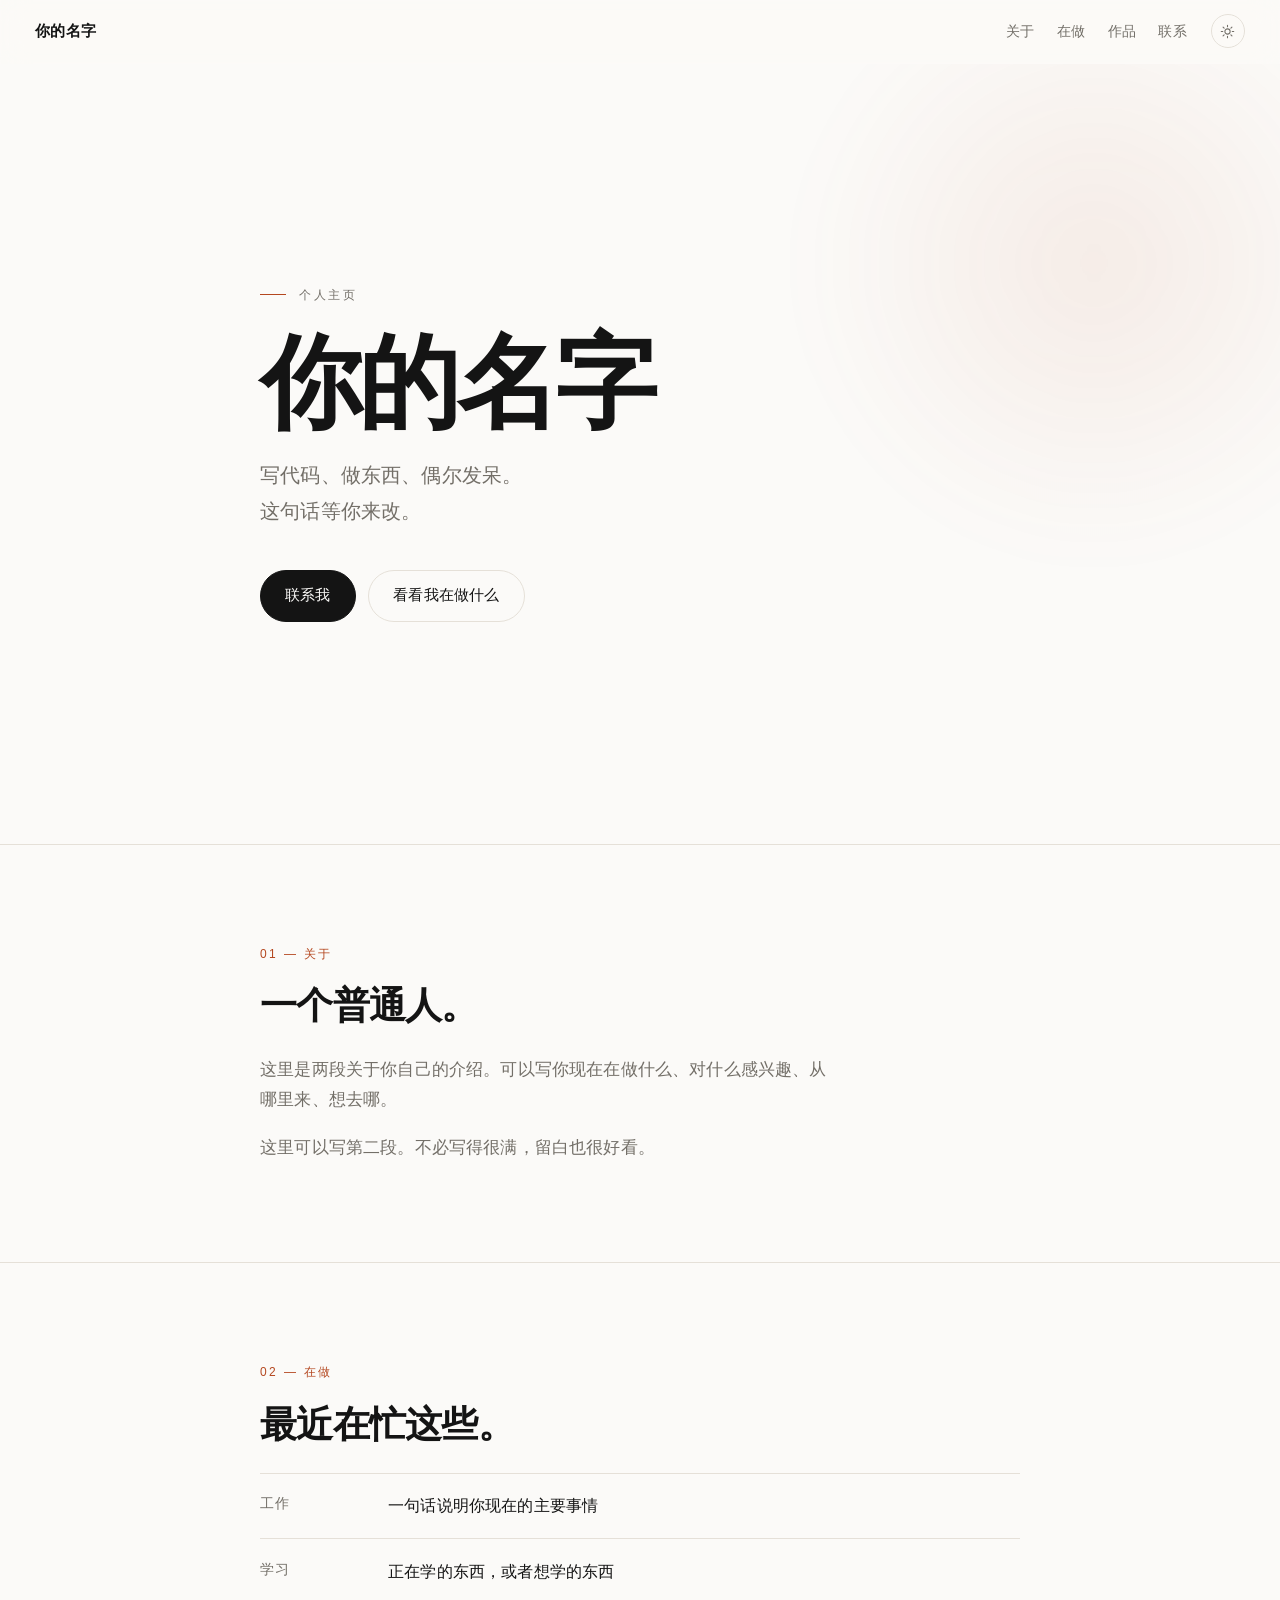
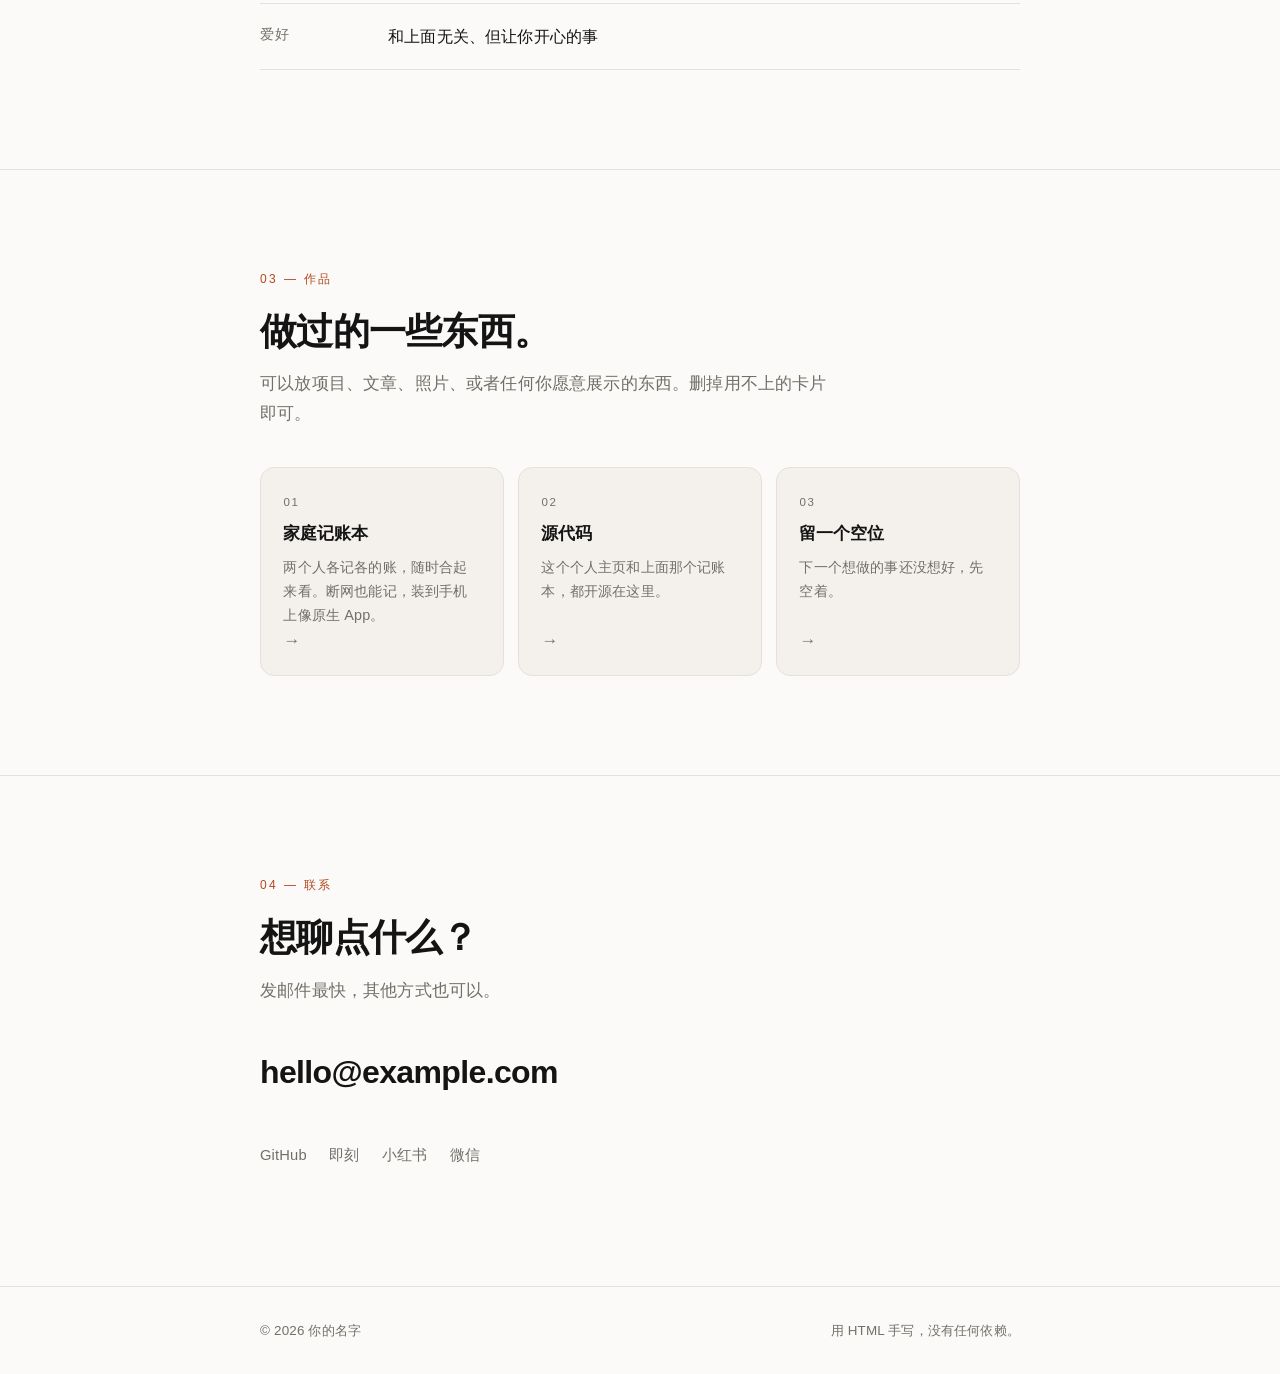
<file: index.html>
<!DOCTYPE html>
<html lang="zh-CN" data-theme="light">
<head>
  <meta charset="UTF-8" />
  <meta name="viewport" content="width=device-width, initial-scale=1.0" />
  <title>你的名字 — 个人主页</title>

  <!-- 搜索引擎和分享时显示的信息，记得一起改 -->
  <meta name="description" content="这里是一句话介绍。写代码、做东西、偶尔发呆。" />
  <meta property="og:title" content="你的名字 — 个人主页" />
  <meta property="og:description" content="这里是一句话介绍。写代码、做东西、偶尔发呆。" />
  <meta property="og:type" content="website" />
  <meta name="theme-color" content="#fbfaf8" />

  <!-- 地址栏小图标：把 Y 换成你名字的首字母 -->
  <link rel="icon" href="data:image/svg+xml,<svg xmlns='http://www.w3.org/2000/svg' viewBox='0 0 100 100'><rect width='100' height='100' rx='24' fill='%23141414'/><text x='50' y='50' dy='.35em' text-anchor='middle' font-size='58' font-family='sans-serif' fill='%23fbfaf8'>Y</text></svg>" />

  <link rel="stylesheet" href="assets/style.css" />
</head>
<body>

  <!-- ── 顶部导航 ───────────────────────────────────────── -->
  <header class="nav" id="nav">
    <a class="nav__brand" href="#top">你的名字</a>
    <nav class="nav__links" aria-label="页面导航">
      <a href="#about">关于</a>
      <a href="#now">在做</a>
      <a href="#work">作品</a>
      <a href="#contact">联系</a>
    </nav>
    <button class="nav__theme" id="themeToggle" aria-label="切换深浅色" title="切换深浅色">
      <svg class="icon-sun" viewBox="0 0 24 24" aria-hidden="true"><circle cx="12" cy="12" r="4.2"/><path d="M12 2v2.4M12 19.6V22M2 12h2.4M19.6 12H22M4.9 4.9l1.7 1.7M17.4 17.4l1.7 1.7M19.1 4.9l-1.7 1.7M6.6 17.4l-1.7 1.7"/></svg>
      <svg class="icon-moon" viewBox="0 0 24 24" aria-hidden="true"><path d="M20.5 14.5A8.5 8.5 0 0 1 9.5 3.5a8.5 8.5 0 1 0 11 11Z"/></svg>
    </button>
  </header>

  <main id="top">

    <!-- ── 首屏 ─────────────────────────────────────────── -->
    <section class="hero">
      <div class="container">
        <p class="hero__eyebrow reveal">个人主页</p>
        <h1 class="hero__name reveal">你的名字</h1>
        <p class="hero__tagline reveal">
          写代码、做东西、偶尔发呆。<br />
          <span class="muted">这句话等你来改。</span>
        </p>
        <div class="hero__actions reveal">
          <a class="btn btn--solid" href="#contact">联系我</a>
          <a class="btn btn--ghost" href="#work">看看我在做什么</a>
        </div>
      </div>
      <div class="hero__glow" aria-hidden="true"></div>
    </section>

    <!-- ── 关于 ─────────────────────────────────────────── -->
    <section class="section" id="about">
      <div class="container">
        <p class="section__label reveal">01 — 关于</p>
        <h2 class="section__title reveal">一个普通人。</h2>
        <div class="prose reveal">
          <p>这里是两段关于你自己的介绍。可以写你现在在做什么、对什么感兴趣、从哪里来、想去哪。</p>
          <p>这里可以写第二段。不必写得很满，留白也很好看。</p>
        </div>
      </div>
    </section>

    <!-- ── 现在在做什么 ──────────────────────────────────── -->
    <section class="section" id="now">
      <div class="container">
        <p class="section__label reveal">02 — 在做</p>
        <h2 class="section__title reveal">最近在忙这些。</h2>
        <ul class="list reveal">
          <li>
            <span class="list__key">工作</span>
            <span class="list__val">一句话说明你现在的主要事情</span>
          </li>
          <li>
            <span class="list__key">学习</span>
            <span class="list__val">正在学的东西，或者想学的东西</span>
          </li>
          <li>
            <span class="list__key">爱好</span>
            <span class="list__val">和上面无关、但让你开心的事</span>
          </li>
        </ul>
      </div>
    </section>

    <!-- ── 作品 ─────────────────────────────────────────── -->
    <section class="section" id="work">
      <div class="container">
        <p class="section__label reveal">03 — 作品</p>
        <h2 class="section__title reveal">做过的一些东西。</h2>
        <p class="section__lead reveal">可以放项目、文章、照片、或者任何你愿意展示的东西。删掉用不上的卡片即可。</p>

        <div class="cards">
          <!-- 复制一整个 <a class="card"> 就能加一张卡片 -->
          <a class="card reveal" href="https://jizhang-flysusdjd.netlify.app" aria-label="家庭记账本">
            <span class="card__num">01</span>
            <h3 class="card__title">家庭记账本</h3>
            <p class="card__desc">两个人各记各的账，随时合起来看。断网也能记，装到手机上像原生 App。</p>
            <span class="card__arrow" aria-hidden="true">→</span>
          </a>
          <a class="card reveal" href="https://github.com/flysusdjd/flysusdjd-web" aria-label="源代码">
            <span class="card__num">02</span>
            <h3 class="card__title">源代码</h3>
            <p class="card__desc">这个个人主页和上面那个记账本，都开源在这里。</p>
            <span class="card__arrow" aria-hidden="true">→</span>
          </a>
          <a class="card reveal" href="#" aria-label="作品三">
            <span class="card__num">03</span>
            <h3 class="card__title">留一个空位</h3>
            <p class="card__desc">下一个想做的事还没想好，先空着。</p>
            <span class="card__arrow" aria-hidden="true">→</span>
          </a>
        </div>
      </div>
    </section>

    <!-- ── 联系 ─────────────────────────────────────────── -->
    <section class="section section--contact" id="contact">
      <div class="container">
        <p class="section__label reveal">04 — 联系</p>
        <h2 class="section__title reveal">想聊点什么？</h2>
        <p class="section__lead reveal">发邮件最快，其他方式也可以。</p>

        <a class="email reveal" id="emailLink" href="mailto:hello@example.com">hello@example.com</a>

        <ul class="socials reveal">
          <li><a href="#" target="_blank" rel="noopener">GitHub</a></li>
          <li><a href="#" target="_blank" rel="noopener">即刻</a></li>
          <li><a href="#" target="_blank" rel="noopener">小红书</a></li>
          <li><a href="#" target="_blank" rel="noopener">微信</a></li>
        </ul>
      </div>
    </section>

  </main>

  <footer class="footer">
    <div class="container footer__inner">
      <span>© <span id="year">2026</span> 你的名字</span>
      <span class="muted">用 HTML 手写，没有任何依赖。</span>
    </div>
  </footer>

  <script src="assets/main.js"></script>
</body>
</html>
</file>
<file: assets/style.css>
/* ============================================================
   个人主页样式
   想改配色，只改下面 :root 里的颜色变量就够了
   ============================================================ */

/* ── 颜色与尺度变量 ─────────────────────────────────────── */
:root {
  --bg: #fbfaf8;
  --bg-soft: #f4f1ec;
  --text: #141414;
  --text-muted: #736f68;
  --line: #e5e0d8;
  --accent: #b4471f;
  --accent-soft: rgba(180, 71, 31, 0.08);

  --font: -apple-system, BlinkMacSystemFont, "Segoe UI", "PingFang SC",
          "Hiragino Sans GB", "Microsoft YaHei", "Noto Sans SC", sans-serif;

  --container: 760px;
  --radius: 14px;
  --ease: cubic-bezier(0.22, 1, 0.36, 1);
}

[data-theme="dark"] {
  --bg: #0d0d0f;
  --bg-soft: #151518;
  --text: #eeedea;
  --text-muted: #8f8b85;
  --line: #26252a;
  --accent: #ff8a4c;
  --accent-soft: rgba(255, 138, 76, 0.1);
}

/* ── 基础重置 ───────────────────────────────────────────── */
*,
*::before,
*::after { box-sizing: border-box; }

html {
  scroll-behavior: smooth;
  -webkit-text-size-adjust: 100%;
}

body {
  margin: 0;
  background: var(--bg);
  color: var(--text);
  font-family: var(--font);
  font-size: 17px;
  line-height: 1.75;
  letter-spacing: 0.01em;
  -webkit-font-smoothing: antialiased;
  -moz-osx-font-smoothing: grayscale;
  transition: background-color 0.4s var(--ease), color 0.4s var(--ease);
}

h1, h2, h3, p, ul, figure { margin: 0; }
ul { padding: 0; list-style: none; }

a {
  color: inherit;
  text-decoration: none;
}

img { max-width: 100%; display: block; }

::selection {
  background: var(--accent);
  color: var(--bg);
}

.container {
  width: min(100% - 2.75rem, var(--container));
  margin-inline: auto;
}

.muted { color: var(--text-muted); }

/* ── 导航 ───────────────────────────────────────────────── */
.nav {
  position: sticky;
  top: 0;
  z-index: 50;
  display: flex;
  align-items: center;
  gap: 1.5rem;
  padding: 0.9rem clamp(1.1rem, 4vw, 2.2rem);
  background: color-mix(in srgb, var(--bg) 78%, transparent);
  backdrop-filter: saturate(180%) blur(14px);
  -webkit-backdrop-filter: saturate(180%) blur(14px);
  border-bottom: 1px solid transparent;
  transition: border-color 0.3s var(--ease);
  list-style: none;
}

.nav.is-scrolled { border-bottom-color: var(--line); }

.nav__brand {
  font-weight: 650;
  font-size: 0.95rem;
  letter-spacing: 0.02em;
}

.nav__links {
  display: flex;
  gap: 1.4rem;
  margin-left: auto;
  font-size: 0.9rem;
  color: var(--text-muted);
}

.nav__links a {
  position: relative;
  padding-block: 0.2rem;
  transition: color 0.25s var(--ease);
}

.nav__links a::after {
  content: "";
  position: absolute;
  left: 0;
  bottom: 0;
  width: 100%;
  height: 1px;
  background: currentColor;
  transform: scaleX(0);
  transform-origin: right;
  transition: transform 0.35s var(--ease);
}

.nav__links a:hover { color: var(--text); }
.nav__links a:hover::after {
  transform: scaleX(1);
  transform-origin: left;
}

.nav__theme {
  display: grid;
  place-items: center;
  width: 34px;
  height: 34px;
  padding: 0;
  border: 1px solid var(--line);
  border-radius: 50%;
  background: transparent;
  color: var(--text-muted);
  cursor: pointer;
  transition: color 0.25s, border-color 0.25s, transform 0.25s var(--ease);
}

.nav__theme:hover {
  color: var(--text);
  border-color: var(--text-muted);
  transform: rotate(-12deg);
}

.nav__theme svg {
  width: 15px;
  height: 15px;
  fill: none;
  stroke: currentColor;
  stroke-width: 1.7;
  stroke-linecap: round;
}

[data-theme="light"] .icon-moon,
[data-theme="dark"] .icon-sun { display: none; }

/* ── 首屏 ───────────────────────────────────────────────── */
.hero {
  position: relative;
  min-height: min(88vh, 780px);
  display: flex;
  align-items: center;
  padding: clamp(3.5rem, 10vh, 7rem) 0;
  overflow: hidden;
}

.hero__glow {
  position: absolute;
  top: -18%;
  right: -12%;
  width: min(680px, 85vw);
  aspect-ratio: 1;
  border-radius: 50%;
  background: radial-gradient(circle at center, var(--accent-soft), transparent 62%);
  filter: blur(28px);
  pointer-events: none;
}

.hero .container { position: relative; }

.hero__eyebrow {
  font-size: 0.78rem;
  letter-spacing: 0.22em;
  text-transform: uppercase;
  color: var(--text-muted);
  margin-bottom: 1.6rem;
}

.hero__eyebrow::before {
  content: "";
  display: inline-block;
  width: 26px;
  height: 1px;
  margin-right: 0.8rem;
  vertical-align: 0.32em;
  background: var(--accent);
}

.hero__name {
  font-size: clamp(3rem, 11vw, 6.4rem);
  line-height: 0.98;
  font-weight: 600;
  letter-spacing: -0.035em;
  margin-bottom: 1.5rem;
}

.hero__tagline {
  font-size: clamp(1.05rem, 2.4vw, 1.28rem);
  color: var(--text-muted);
  max-width: 26em;
  margin-bottom: 2.6rem;
}

.hero__actions {
  display: flex;
  flex-wrap: wrap;
  gap: 0.8rem;
}

/* ── 按钮 ───────────────────────────────────────────────── */
.btn {
  display: inline-flex;
  align-items: center;
  justify-content: center;
  padding: 0.75rem 1.5rem;
  border-radius: 999px;
  border: 1px solid var(--line);
  font-size: 0.92rem;
  font-weight: 550;
  transition: transform 0.3s var(--ease), background-color 0.3s, color 0.3s,
              border-color 0.3s, box-shadow 0.3s;
}

.btn:hover { transform: translateY(-2px); }
.btn:active { transform: translateY(0); }

.btn--solid {
  background: var(--text);
  border-color: var(--text);
  color: var(--bg);
}

.btn--solid:hover {
  box-shadow: 0 8px 22px -10px color-mix(in srgb, var(--text) 60%, transparent);
}

.btn--ghost:hover {
  background: var(--bg-soft);
  border-color: var(--text-muted);
}

/* ── 通用区块 ───────────────────────────────────────────── */
.section {
  padding: clamp(4rem, 11vh, 7.5rem) 0;
  border-top: 1px solid var(--line);
  scroll-margin-top: 4.5rem;
}

.section__label {
  font-size: 0.75rem;
  letter-spacing: 0.2em;
  text-transform: uppercase;
  color: var(--accent);
  margin-bottom: 1.1rem;
  font-variant-numeric: tabular-nums;
}

.section__title {
  font-size: clamp(1.6rem, 4.2vw, 2.3rem);
  line-height: 1.28;
  font-weight: 600;
  letter-spacing: -0.02em;
  margin-bottom: 1.6rem;
}

.section__lead {
  color: var(--text-muted);
  margin-top: -0.7rem;
  margin-bottom: 2.4rem;
  max-width: 34em;
}

.prose p + p { margin-top: 1.1em; }
.prose { color: var(--text-muted); max-width: 34em; }

/* ── 列表 ───────────────────────────────────────────────── */
.list {
  border-top: 1px solid var(--line);
}

.list li {
  display: grid;
  grid-template-columns: 7rem 1fr;
  gap: 1rem;
  padding: 1.15rem 0;
  border-bottom: 1px solid var(--line);
}

.list__key {
  font-size: 0.86rem;
  letter-spacing: 0.06em;
  color: var(--text-muted);
}

.list__val { font-size: 0.98rem; }

@media (max-width: 520px) {
  .list li { grid-template-columns: 1fr; gap: 0.25rem; }
}

/* ── 卡片 ───────────────────────────────────────────────── */
.cards {
  display: grid;
  grid-template-columns: repeat(auto-fit, minmax(220px, 1fr));
  gap: 0.9rem;
}

.card {
  position: relative;
  display: flex;
  flex-direction: column;
  gap: 0.45rem;
  padding: 1.5rem 1.4rem 3rem;
  border: 1px solid var(--line);
  border-radius: var(--radius);
  background: var(--bg-soft);
  transition: transform 0.4s var(--ease), border-color 0.4s, background-color 0.4s;
}

.card:hover {
  transform: translateY(-4px);
  border-color: var(--text-muted);
  background: var(--bg);
}

.card__num {
  font-size: 0.72rem;
  letter-spacing: 0.14em;
  color: var(--text-muted);
  font-variant-numeric: tabular-nums;
}

.card__title {
  font-size: 1.06rem;
  font-weight: 600;
  letter-spacing: -0.01em;
}

.card__desc {
  font-size: 0.9rem;
  color: var(--text-muted);
  line-height: 1.65;
}

.card__arrow {
  position: absolute;
  left: 1.4rem;
  bottom: 1.25rem;
  color: var(--text-muted);
  transition: transform 0.4s var(--ease), color 0.3s;
}

.card:hover .card__arrow {
  transform: translateX(5px);
  color: var(--accent);
}

/* ── 联系 ───────────────────────────────────────────────── */
.section--contact { padding-bottom: clamp(5rem, 13vh, 9rem); }

.email {
  display: inline-block;
  font-size: clamp(1.25rem, 4.2vw, 2rem);
  font-weight: 550;
  letter-spacing: -0.02em;
  padding-bottom: 0.15em;
  background-image: linear-gradient(var(--accent), var(--accent));
  background-repeat: no-repeat;
  background-position: 0 100%;
  background-size: 0% 2px;
  transition: background-size 0.45s var(--ease), color 0.3s;
}

.email:hover {
  color: var(--accent);
  background-size: 100% 2px;
}

.socials {
  display: flex;
  flex-wrap: wrap;
  gap: 1.4rem;
  margin-top: 2.4rem;
  font-size: 0.92rem;
}

.socials a {
  color: var(--text-muted);
  padding-bottom: 2px;
  border-bottom: 1px solid transparent;
  transition: color 0.25s, border-color 0.25s;
}

.socials a:hover {
  color: var(--text);
  border-bottom-color: var(--text-muted);
}

/* ── 页脚 ───────────────────────────────────────────────── */
.footer {
  border-top: 1px solid var(--line);
  padding: 2rem 0;
  font-size: 0.84rem;
  color: var(--text-muted);
}

.footer__inner {
  display: flex;
  flex-wrap: wrap;
  gap: 0.6rem 1.5rem;
  justify-content: space-between;
}

/* ── 滚动进入动画 ───────────────────────────────────────── */
.reveal {
  opacity: 0;
  transform: translateY(18px);
  transition: opacity 0.75s var(--ease), transform 0.75s var(--ease);
  will-change: opacity, transform;
}

.reveal.is-visible {
  opacity: 1;
  transform: none;
}

/* 首屏元素依次出现 */
.hero .reveal:nth-child(2) { transition-delay: 0.06s; }
.hero .reveal:nth-child(3) { transition-delay: 0.12s; }
.hero .reveal:nth-child(4) { transition-delay: 0.18s; }

/* 系统里关掉了动画就不要动 */
@media (prefers-reduced-motion: reduce) {
  html { scroll-behavior: auto; }
  .reveal { opacity: 1; transform: none; transition: none; }
  * { animation-duration: 0.01ms !important; transition-duration: 0.01ms !important; }
}

/* ── 小屏微调 ───────────────────────────────────────────── */
@media (max-width: 600px) {
  body { font-size: 16px; }
  .nav__links { display: none; }
  .nav__theme { margin-left: auto; }
  .hero { min-height: auto; padding-top: 3.5rem; }
}

/* ── 打印 ───────────────────────────────────────────────── */
@media print {
  .nav, .hero__actions, .footer { display: none; }
  body { background: #fff; color: #000; }
}
</file>
